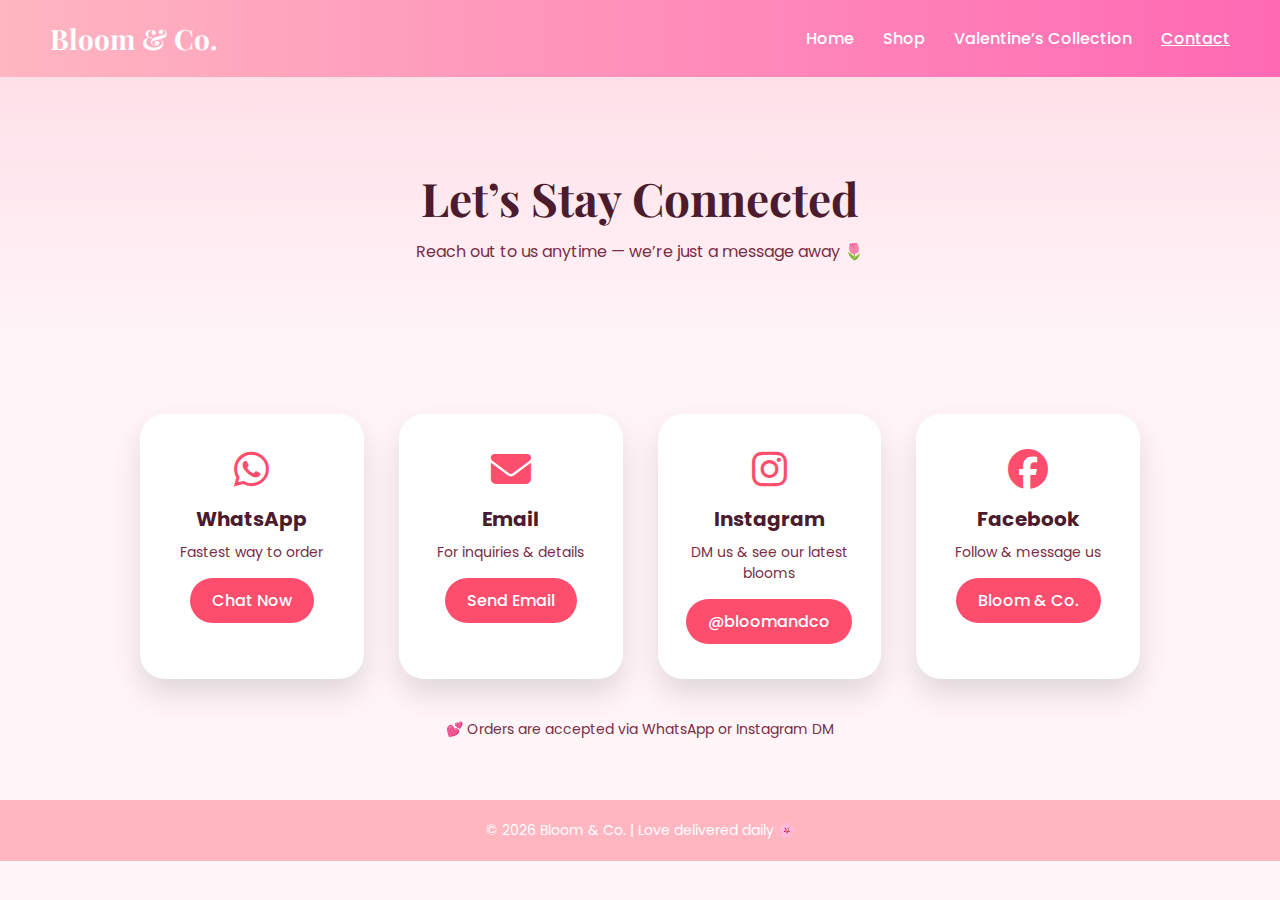
<file: contact.html>
<!DOCTYPE html>
<html lang="en">
<head>
  <meta charset="UTF-8">
  <title>Bloom & Co. | Contact Us</title>
  <meta name="viewport" content="width=device-width, initial-scale=1.0">

  <!-- Google Fonts -->
  <link href="https://fonts.googleapis.com/css2?family=Playfair+Display:wght@500;700&family=Poppins:wght@300;400;600&display=swap" rel="stylesheet">

  <!-- Font Awesome Icons -->
  <link rel="stylesheet" href="https://cdnjs.cloudflare.com/ajax/libs/font-awesome/6.5.0/css/all.min.css">

  <link rel="stylesheet" href="styles.css">
</head>
<body>

  <!-- 🌸 Header -->
  <header>
    <div class="logo">Bloom & Co.</div>
    <nav>
      <a href="index.html">Home</a>
      <a href="shop.html">Shop</a>
      <a href="valentines.html">Valentine’s Collection</a>
      <a href="contact.html" class="active">Contact</a>
    </nav>
  </header>

  <!-- 💌 Hero -->
  <section class="contact-hero">
    <h1>Let’s Stay Connected</h1>
    <p>Reach out to us anytime — we’re just a message away 🌷</p>
  </section>

  <!-- 🌼 Contact Cards -->
  <section class="contact">
    <div class="contact-box">

      <div class="contact-card">
        <i class="fa-brands fa-whatsapp"></i>
        <h3>WhatsApp</h3>
        <p>Fastest way to order</p>
        <a href="https://wa.me/18685550000" target="_blank">Chat Now</a>
      </div>

      <div class="contact-card">
        <i class="fa-solid fa-envelope"></i>
        <h3>Email</h3>
        <p>For inquiries & details</p>
        <a href="mailto:bloomandco@email.com">Send Email</a>
      </div>

      <div class="contact-card">
        <i class="fa-brands fa-instagram"></i>
        <h3>Instagram</h3>
        <p>DM us & see our latest blooms</p>
        <a href="https://instagram.com/bloomandco" target="_blank">@bloomandco</a>
      </div>

      <div class="contact-card">
        <i class="fa-brands fa-facebook"></i>
        <h3>Facebook</h3>
        <p>Follow & message us</p>
        <a href="https://facebook.com/bloomandco" target="_blank">Bloom & Co.</a>
      </div>

    </div>

    <p class="contact-note">
      💕 Orders are accepted via WhatsApp or Instagram DM
    </p>
  </section>

  <!-- 🌸 Footer -->
  <footer>
    <p>© 2026 Bloom & Co. | Love delivered daily 🌸</p>
  </footer>

</body>
</html>
</file>
<file: styles.css>
* {
  margin: 0;
  padding: 0;
  box-sizing: border-box;
}

body {
  font-family: 'Poppins', sans-serif;
  background-color: #fff5f8;
  color: #4a1c2d;
}

/* 🌷 Header */
header {
  display: flex;
  justify-content: space-between;
  align-items: center;
  padding: 20px 50px;
  background: linear-gradient(to right, #ffb6c1, #ff69b4);
}

.logo {
  font-family: 'Playfair Display', serif;
  font-size: 28px;
  font-weight: 700;
  color: white;
}

nav a {
  margin-left: 25px;
  text-decoration: none;
  color: white;
  font-weight: 500;
  transition: 0.3s;
}

nav a:hover {
  text-decoration: underline;
}

/* 💐 Hero */
.hero {
  height: 80vh;
  background-image: url("https://images.unsplash.com/photo-1490750967868-88aa4486c946");
  background-size: cover;
  background-position: center;
  display: flex;
  align-items: center;
  padding-left: 60px;
}

.hero-text {
  background-color: rgba(255, 240, 245, 0.85);
  padding: 40px;
  border-radius: 15px;
  max-width: 450px;
}

.hero-text h1 {
  font-family: 'Playfair Display', serif;
  font-size: 42px;
  margin-bottom: 15px;
}

.hero-text p {
  font-size: 16px;
  margin-bottom: 20px;
}

.hero-text button {
  padding: 12px 25px;
  border: none;
  background-color: #ff4d6d;
  color: white;
  font-size: 15px;
  border-radius: 30px;
  cursor: pointer;
}

.hero-text button:hover {
  background-color: #e63950;
}

/* 🌹 Featured */
.featured {
  padding: 60px;
  text-align: center;
}

.featured h2 {
  font-family: 'Playfair Display', serif;
  font-size: 34px;
  margin-bottom: 40px;
}

.flower-grid {
  display: grid;
  grid-template-columns: repeat(auto-fit, minmax(220px, 1fr));
  gap: 30px;
}

.card {
  background-color: white;
  border-radius: 20px;
  padding: 15px;
  box-shadow: 0 10px 25px rgba(0,0,0,0.1);
}

.card img {
  width: 100%;
  height: 250px;
  object-fit: cover;
  border-radius: 15px;
}

.card h3 {
  margin-top: 15px;
  font-size: 18px;
}

.card p {
  color: #ff4d6d;
  font-weight: 600;
}

/* ❤️ Valentine Section */
.valentine {
  background: linear-gradient(to right, #ff758f, #ff4d6d);
  padding: 70px;
  text-align: center;
  color: white;
}

.valentine h2 {
  font-family: 'Playfair Display', serif;
  font-size: 36px;
  margin-bottom: 15px;
}

.valentine p {
  margin-bottom: 25px;
}

.val-btn {
  display: inline-block;
  padding: 14px 30px;
  background-color: white;
  color: #ff4d6d;
  border-radius: 30px;
  font-weight: 600;
  text-decoration: none;
}

.val-btn:hover {
  background-color: #ffe6eb;
}

/* 🌼 Footer */
footer {
  background-color: #ffb6c1;
  text-align: center;
  padding: 20px;
  color: white;
  font-size: 14px;
}

* {
  margin: 0;
  padding: 0;
  box-sizing: border-box;
}

body {
  font-family: 'Poppins', sans-serif;
  background-color: #fff5f8;
  color: #4a1c2d;
}

/* 🌷 Header */
header {
  display: flex;
  justify-content: space-between;
  align-items: center;
  padding: 20px 50px;
  background: linear-gradient(to right, #ffb6c1, #ff69b4);
}

.logo {
  font-family: 'Playfair Display', serif;
  font-size: 28px;
  font-weight: 700;
  color: white;
}

nav a {
  margin-left: 25px;
  text-decoration: none;
  color: white;
  font-weight: 500;
}

nav a.active {
  text-decoration: underline;
}

/* 💐 Shop Hero */
.shop-hero {
  text-align: center;
  padding: 70px 20px;
  background: linear-gradient(to bottom, #ffe0e9, #fff5f8);
}

.shop-hero h1 {
  font-family: 'Playfair Display', serif;
  font-size: 42px;
  margin-bottom: 10px;
}

.shop-hero p {
  font-size: 16px;
  color: #7a2d44;
}

/* 🌹 Shop Section */
.shop {
  padding: 60px;
}

.shop-grid {
  display: grid;
  grid-template-columns: repeat(auto-fit, minmax(240px, 1fr));
  gap: 35px;
}

.product {
  background-color: white;
  border-radius: 20px;
  padding: 15px;
  text-align: center;
  box-shadow: 0 10px 25px rgba(0,0,0,0.1);
  transition: transform 0.3s;
}

.product:hover {
  transform: translateY(-8px);
}

.product img {
  width: 100%;
  height: 260px;
  object-fit: cover;
  border-radius: 15px;
}

.product h3 {
  margin-top: 15px;
  font-size: 18px;
}

.price {
  margin-top: 5px;
  font-weight: 600;
  color: #ff4d6d;
}

/* 🌼 Footer */
footer {
  background-color: #ffb6c1;
  text-align: center;
  padding: 20px;
  color: white;
  font-size: 14px;
}

* {
  margin: 0;
  padding: 0;
  box-sizing: border-box;
}

body {
  font-family: 'Poppins', sans-serif;
  background-color: #fff0f5;
  color: #4a1c2d;
}

/* 💖 Header */
header {
  display: flex;
  justify-content: space-between;
  align-items: center;
  padding: 20px 50px;
  background: linear-gradient(to right, #ff4d6d, #ff758f);
}

.logo {
  font-family: 'Playfair Display', serif;
  font-size: 28px;
  font-weight: 700;
  color: white;
}

nav a {
  margin-left: 25px;
  text-decoration: none;
  color: white;
  font-weight: 500;
}

nav a.active {
  text-decoration: underline;
}

/* 💘 Hero */
.val-hero {
  text-align: center;
  padding: 90px 20px;
  background-image:
    linear-gradient(rgba(255,77,109,0.4), rgba(255,117,143,0.4)),
    url("https://images.vexels.com/media/users/3/73008/raw/761b7e3b5d3b8403907a13708946b25b-red-pink-abstract-creative-valentine-background.jpg");
  background-size: cover;
  background-position: center;
  color: white;
}

.val-hero h1 {
  font-family: 'Playfair Display', serif;
  font-size: 46px;
  margin-bottom: 10px;
}

.val-hero p {
  font-size: 18px;
}

/* 🌹 Valentine Shop */
.val-shop {
  padding: 70px;
}

.val-grid {
  display: grid;
  grid-template-columns: repeat(auto-fit, minmax(260px, 1fr));
  gap: 40px;
}

.val-card {
  background-color: white;
  border-radius: 25px;
  padding: 18px;
  text-align: center;
  box-shadow: 0 15px 30px rgba(0,0,0,0.15);
  transition: transform 0.3s;
}

.val-card:hover {
  transform: translateY(-10px);
}

.val-card img {
  width: 100%;
  height: 280px;
  object-fit: cover;
  border-radius: 20px;
}

.val-card h3 {
  margin-top: 18px;
  font-size: 20px;
}

.desc {
  font-size: 14px;
  margin: 8px 0;
  color: #7a2d44;
}

.price {
  font-weight: 700;
  color: #ff4d6d;
}

/* 💌 CTA */
.val-cta {
  background: linear-gradient(to right, #ff4d6d, #ff758f);
  padding: 80px 20px;
  text-align: center;
  color: white;
}

.val-cta h2 {
  font-family: 'Playfair Display', serif;
  font-size: 36px;
  margin-bottom: 10px;
}

.val-cta p {
  margin-bottom: 25px;
}

.val-cta button {
  padding: 15px 35px;
  background-color: white;
  color: #ff4d6d;
  border: none;
  border-radius: 35px;
  font-size: 15px;
  font-weight: 600;
  cursor: pointer;
}

.val-cta button:hover {
  background-color: #ffe6eb;
}

/* 🌸 Footer */
footer {
  background-color: #ff4d6d;
  text-align: center;
  padding: 20px;
  color: white;
  font-size: 14px;
}

* {
  margin: 0;
  padding: 0;
  box-sizing: border-box;
}

body {
  font-family: 'Poppins', sans-serif;
  background-color: #fff5f8;
  color: #4a1c2d;
}

/* 🌷 Header */
header {
  display: flex;
  justify-content: space-between;
  align-items: center;
  padding: 20px 50px;
  background: linear-gradient(to right, #ffb6c1, #ff69b4);
}

.logo {
  font-family: 'Playfair Display', serif;
  font-size: 28px;
  font-weight: 700;
  color: white;
}

nav a {
  margin-left: 25px;
  text-decoration: none;
  color: white;
  font-weight: 500;
}

nav a.active {
  text-decoration: underline;
}

/* 💌 Hero */
.contact-hero {
  text-align: center;
  padding: 90px 20px;
  background: linear-gradient(to bottom, #ffe0e9, #fff5f8);
}

.contact-hero h1 {
  font-family: 'Playfair Display', serif;
  font-size: 46px;
  margin-bottom: 10px;
}

.contact-hero p {
  font-size: 16px;
  color: #7a2d44;
}

/* 🌼 Contact Section */
.contact {
  padding: 60px;
  text-align: center;
}

.contact-box {
  display: grid;
  grid-template-columns: repeat(auto-fit, minmax(220px, 1fr));
  gap: 35px;
  max-width: 1000px;
  margin: auto;
}

.contact-card {
  background-color: white;
  border-radius: 25px;
  padding: 35px 20px;
  box-shadow: 0 15px 30px rgba(0,0,0,0.12);
  transition: transform 0.3s, box-shadow 0.3s;
}

.contact-card:hover {
  transform: translateY(-10px);
  box-shadow: 0 20px 40px rgba(0,0,0,0.18);
}

.contact-card i {
  font-size: 40px;
  color: #ff4d6d;
  margin-bottom: 15px;
}

.contact-card h3 {
  font-size: 20px;
  margin-bottom: 8px;
}

.contact-card p {
  font-size: 14px;
  color: #7a2d44;
  margin-bottom: 15px;
}

.contact-card a {
  display: inline-block;
  padding: 10px 22px;
  background-color: #ff4d6d;
  color: white;
  border-radius: 25px;
  text-decoration: none;
  font-weight: 500;
  transition: background 0.3s;
}

.contact-card a:hover {
  background-color: #e63950;
}

.contact-note {
  margin-top: 40px;
  font-size: 14px;
  color: #7a2d44;
}

/* 🌸 Footer */
footer {
  background-color: #ffb6c1;
  text-align: center;
  padding: 20px;
  color: white;
  font-size: 14px;
}
</file>
